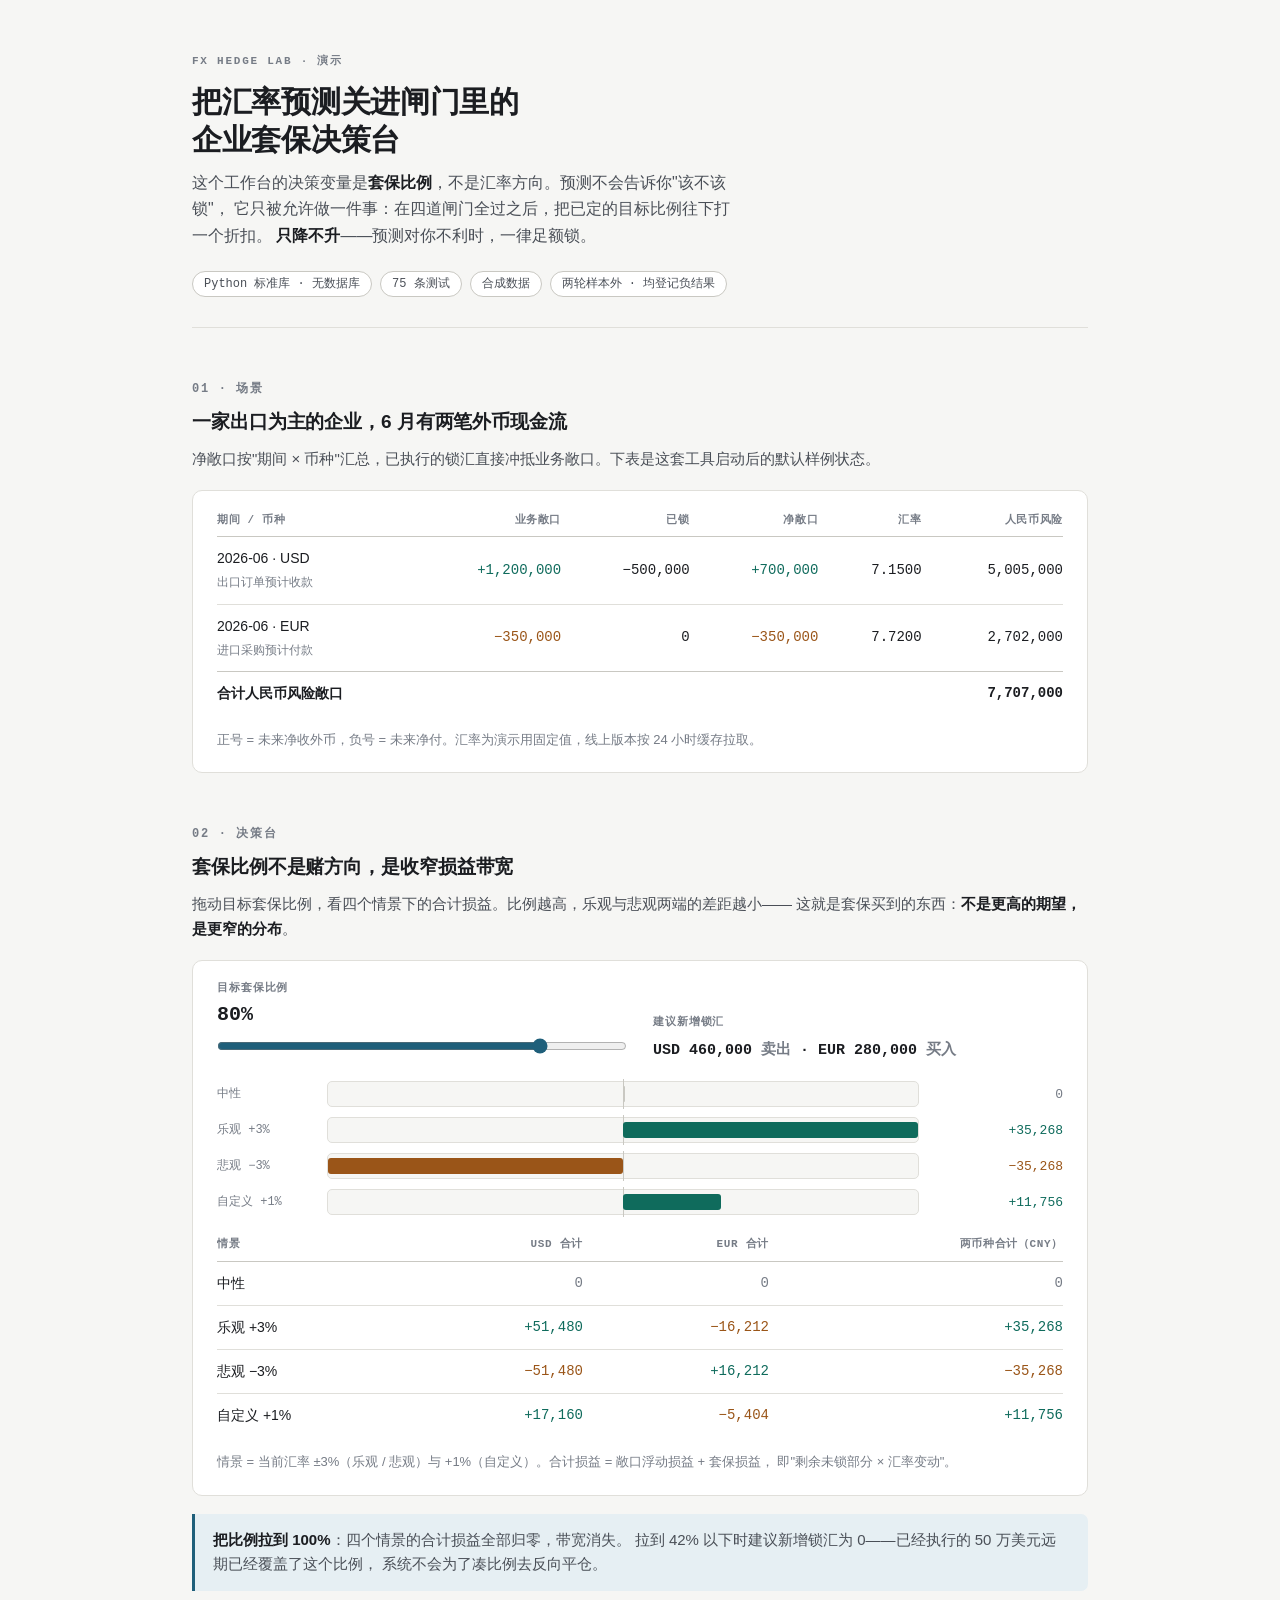
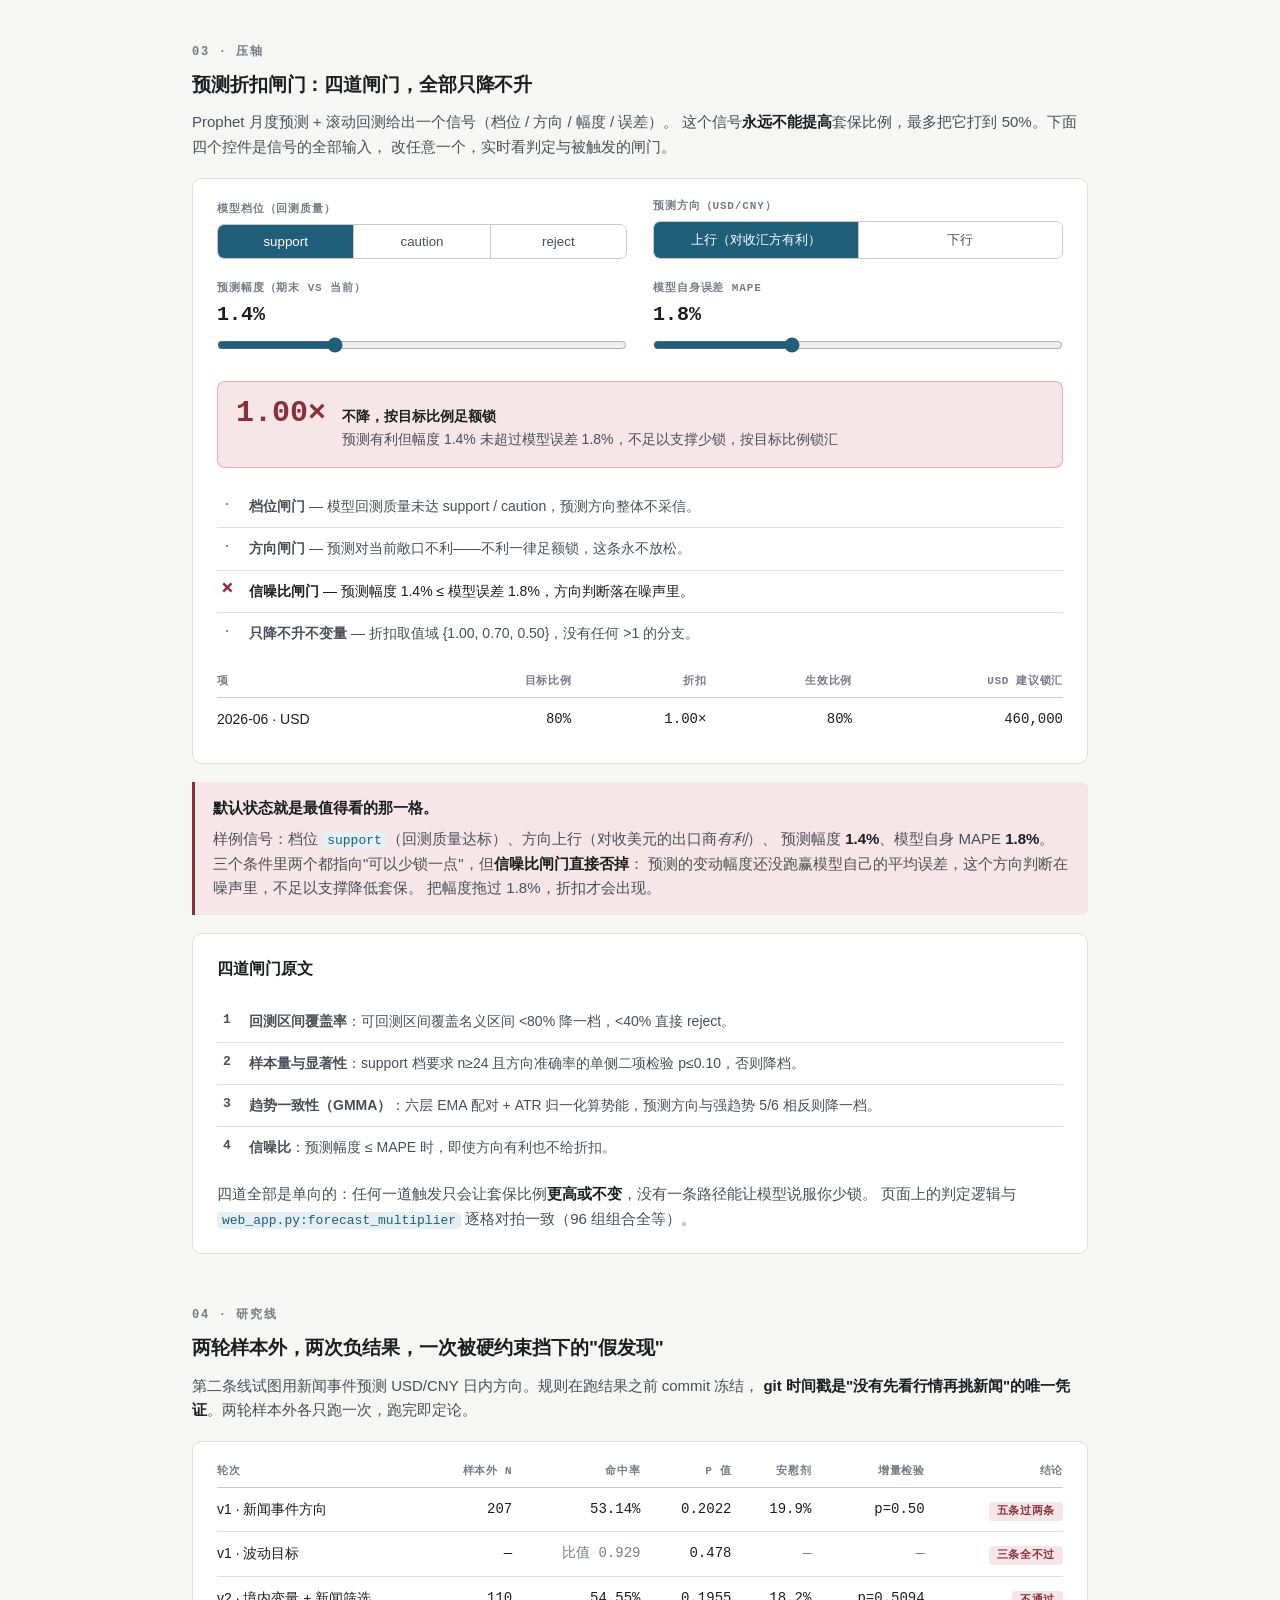
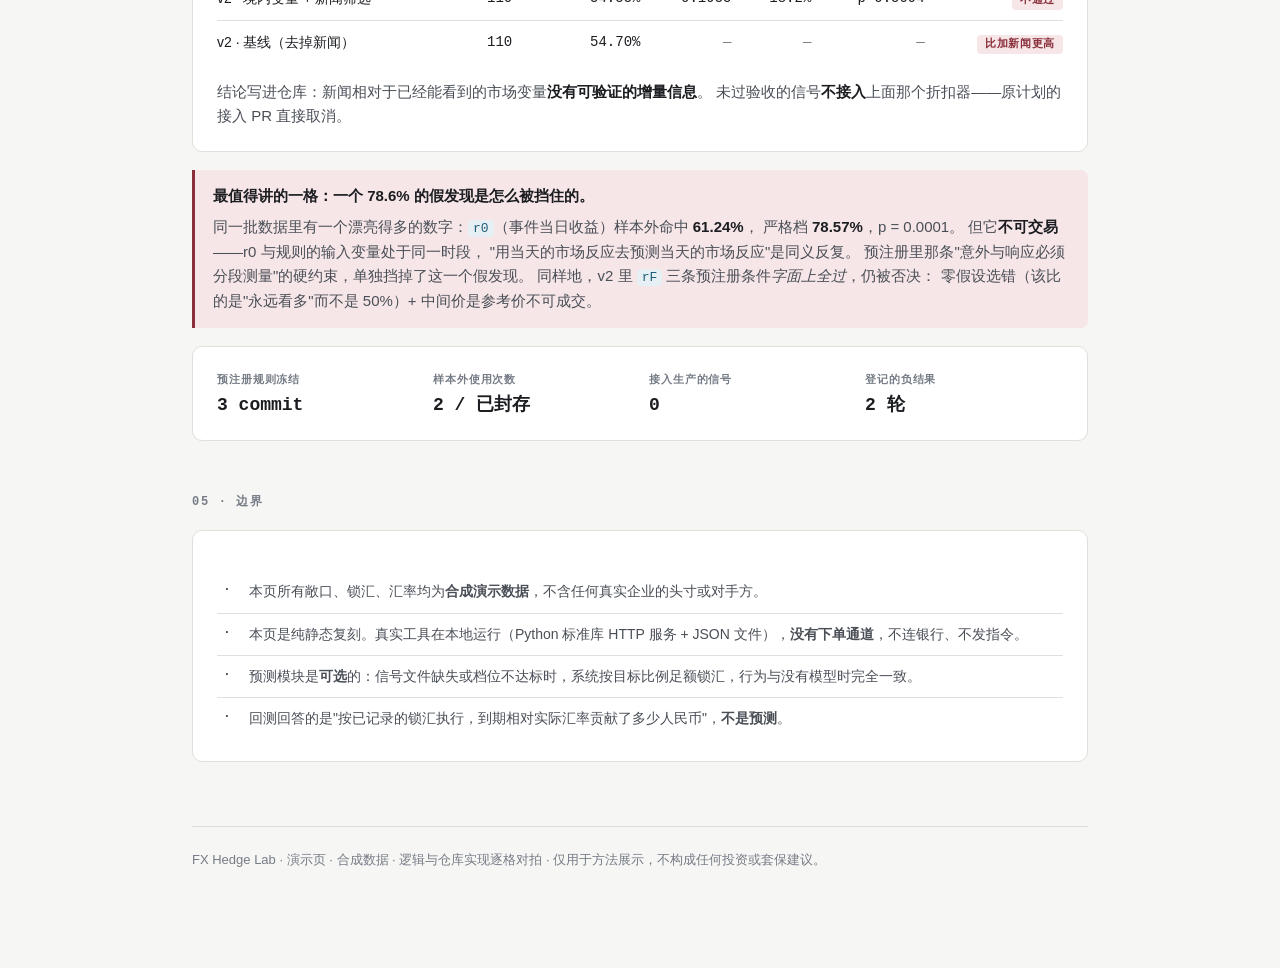
<file: demo/index.html>
<!doctype html>
<html lang="zh-CN">
<head>
<meta charset="utf-8" />
<meta name="viewport" content="width=device-width, initial-scale=1" />
<meta name="robots" content="noindex,nofollow,noarchive" />
<title>FX Hedge Lab · 套保决策台演示</title>
<style>
  :root {
    --bg: #f6f6f4;
    --panel: #ffffff;
    --ink: #1b1d21;
    --ink-2: #4a4f57;
    --ink-3: #767c86;
    --line: #e0dfda;
    --line-2: #c9c8c2;
    --accent: #1f5f7a;
    --accent-soft: #e6eff3;
    --good: #0f6b5c;
    --good-soft: #e2f0ec;
    --warn: #9a5518;
    --warn-soft: #f7ece1;
    --stop: #8a2f3a;
    --stop-soft: #f6e6e8;
    --mono: ui-monospace, "SF Mono", "Cascadia Mono", Menlo, Consolas, monospace;
  }
  @media (prefers-color-scheme: dark) {
    :root {
      --bg: #14161a;
      --panel: #1c1f24;
      --ink: #ecedef;
      --ink-2: #b6bac1;
      --ink-3: #838995;
      --line: #2c3037;
      --line-2: #3c414a;
      --accent: #7fc0dc;
      --accent-soft: #1b2c35;
      --good: #6fc9b4;
      --good-soft: #16302b;
      --warn: #e0a06a;
      --warn-soft: #33261a;
      --stop: #e88b96;
      --stop-soft: #331f22;
    }
  }
  * { box-sizing: border-box; }
  body {
    margin: 0;
    background: var(--bg);
    color: var(--ink);
    font: 15px/1.65 -apple-system, BlinkMacSystemFont, "Segoe UI", "PingFang SC",
      "Hiragino Sans GB", "Microsoft YaHei", sans-serif;
    -webkit-font-smoothing: antialiased;
  }
  .wrap { max-width: 940px; margin: 0 auto; padding: 0 22px 96px; }

  header.hero { padding: 56px 0 30px; border-bottom: 1px solid var(--line); }
  .eyebrow {
    font: 600 11px/1 var(--mono); letter-spacing: .16em; text-transform: uppercase;
    color: var(--ink-3); margin-bottom: 16px;
  }
  h1 { font-size: 30px; line-height: 1.25; margin: 0 0 12px; letter-spacing: -.01em; }
  .lede { font-size: 16px; color: var(--ink-2); margin: 0; max-width: 62ch; }
  .tags { display: flex; flex-wrap: wrap; gap: 8px; margin-top: 22px; }
  .tag {
    font: 500 12px/1 var(--mono); color: var(--ink-2); background: var(--panel);
    border: 1px solid var(--line-2); border-radius: 999px; padding: 6px 11px;
  }

  section { margin-top: 52px; }
  h2 {
    font-size: 12px; font-weight: 600; letter-spacing: .14em; text-transform: uppercase;
    color: var(--ink-3); margin: 0 0 6px; font-family: var(--mono);
  }
  h3 { font-size: 19px; margin: 0 0 10px; letter-spacing: -.005em; }
  p { margin: 0 0 12px; color: var(--ink-2); }
  p.tight { margin-bottom: 6px; }
  strong { color: var(--ink); font-weight: 600; }
  code {
    font: 500 13px/1.4 var(--mono); background: var(--accent-soft);
    color: var(--accent); padding: 1px 5px; border-radius: 4px;
  }

  .panel {
    background: var(--panel); border: 1px solid var(--line);
    border-radius: 10px; padding: 22px 24px; margin-top: 18px;
  }
  .panel + .panel { margin-top: 14px; }

  table { width: 100%; border-collapse: collapse; font-size: 14px; }
  .table-wrap { overflow-x: auto; -webkit-overflow-scrolling: touch; }
  th {
    text-align: right; font: 600 11px/1.3 var(--mono); letter-spacing: .06em;
    color: var(--ink-3); text-transform: uppercase; padding: 0 0 9px;
    border-bottom: 1px solid var(--line-2); white-space: nowrap;
  }
  th:first-child, td:first-child { text-align: left; }
  td {
    text-align: right; padding: 10px 0; border-bottom: 1px solid var(--line);
    font-variant-numeric: tabular-nums; white-space: nowrap;
  }
  th + th, td + td { padding-left: 18px; }
  tr:last-child td { border-bottom: 0; }
  tfoot td { font-weight: 600; color: var(--ink); border-top: 1px solid var(--line-2); }

  .num { font-family: var(--mono); }
  .pos { color: var(--good); }
  .neg { color: var(--warn); }
  .muted { color: var(--ink-3); }

  .controls { display: flex; flex-wrap: wrap; gap: 26px; align-items: flex-end; }
  .ctl { flex: 1 1 220px; min-width: 200px; }
  .ctl label {
    display: block; font: 600 11px/1 var(--mono); letter-spacing: .08em;
    text-transform: uppercase; color: var(--ink-3); margin-bottom: 9px;
  }
  .ctl output { font: 600 20px/1 var(--mono); color: var(--ink); }
  input[type="range"] { width: 100%; margin: 10px 0 0; accent-color: var(--accent); }
  .seg { display: flex; gap: 0; border: 1px solid var(--line-2); border-radius: 7px; overflow: hidden; }
  .seg button {
    flex: 1; border: 0; background: var(--panel); color: var(--ink-2);
    font: 500 13px/1 inherit; padding: 9px 6px; cursor: pointer;
    border-right: 1px solid var(--line-2);
  }
  .seg button:last-child { border-right: 0; }
  .seg button[aria-pressed="true"] { background: var(--accent); color: #fff; }

  .verdict {
    display: flex; gap: 16px; align-items: baseline; flex-wrap: wrap;
    border-radius: 8px; padding: 16px 18px; margin-top: 20px;
    border: 1px solid transparent;
  }
  .verdict.hold { background: var(--stop-soft); border-color: rgba(138,47,58,.28); }
  .verdict.cut  { background: var(--good-soft); border-color: rgba(15,107,92,.28); }
  .verdict .mult { font: 700 30px/1 var(--mono); }
  .verdict.hold .mult { color: var(--stop); }
  .verdict.cut  .mult { color: var(--good); }
  .verdict .why { flex: 1 1 320px; font-size: 14px; color: var(--ink-2); }
  .verdict .why b { color: var(--ink); }

  .gates { list-style: none; margin: 18px 0 0; padding: 0; }
  .gates li {
    display: flex; gap: 12px; align-items: flex-start; padding: 9px 0;
    border-top: 1px solid var(--line); font-size: 14px; color: var(--ink-2);
  }
  .gates li:first-child { border-top: 0; }
  .gates .mark {
    flex: 0 0 auto; width: 20px; text-align: center;
    font: 700 13px/1.5 var(--mono);
  }
  .gates .fired .mark { color: var(--stop); }
  .gates .pass .mark { color: var(--ink-3); }
  .gates .fired { color: var(--ink); }

  .band { margin-top: 20px; }
  .band-row { display: flex; align-items: center; gap: 14px; margin-bottom: 10px; }
  .band-label { flex: 0 0 96px; font: 500 12px/1 var(--mono); color: var(--ink-3); }
  .band-track {
    position: relative; flex: 1; height: 26px; background: var(--bg);
    border: 1px solid var(--line); border-radius: 5px;
  }
  .band-fill { position: absolute; top: 4px; bottom: 4px; border-radius: 3px; }
  .band-zero { position: absolute; top: -3px; bottom: -3px; width: 1px; background: var(--line-2); }
  .band-val { flex: 0 0 130px; text-align: right; font: 500 13px/1 var(--mono); }

  .callout {
    border-left: 3px solid var(--accent); background: var(--accent-soft);
    padding: 14px 18px; border-radius: 0 7px 7px 0; margin-top: 18px;
  }
  .callout p:last-child { margin-bottom: 0; }
  .callout.stop { border-left-color: var(--stop); background: var(--stop-soft); }

  .pill {
    display: inline-block; font: 600 11px/1 var(--mono); letter-spacing: .06em;
    padding: 4px 8px; border-radius: 4px; text-transform: uppercase;
  }
  .pill.fail { background: var(--stop-soft); color: var(--stop); }
  .pill.ok { background: var(--good-soft); color: var(--good); }

  .kv { display: grid; grid-template-columns: repeat(auto-fit, minmax(150px, 1fr)); gap: 18px; margin-top: 6px; }
  .kv div span { display: block; font: 600 11px/1 var(--mono); letter-spacing: .08em; text-transform: uppercase; color: var(--ink-3); margin-bottom: 7px; }
  .kv div b { font: 600 18px/1.2 var(--mono); }

  footer {
    margin-top: 64px; padding-top: 22px; border-top: 1px solid var(--line);
    font-size: 13px; color: var(--ink-3);
  }
  footer a { color: var(--accent); }
  @media (max-width: 620px) {
    h1 { font-size: 25px; }
    .wrap { padding: 0 16px 72px; }
    .panel { padding: 18px 16px; }
    .band-label { flex-basis: 68px; }
    .band-val { flex-basis: 104px; font-size: 12px; }
  }
</style>
</head>
<body>
<div class="wrap">

<header class="hero">
  <div class="eyebrow">FX Hedge Lab · 演示</div>
  <h1>把汇率预测关进闸门里的<br />企业套保决策台</h1>
  <p class="lede">
    这个工作台的决策变量是<strong>套保比例</strong>，不是汇率方向。预测不会告诉你"该不该锁"，
    它只被允许做一件事：在四道闸门全过之后，把已定的目标比例往下打一个折扣。
    <strong>只降不升</strong>——预测对你不利时，一律足额锁。
  </p>
  <div class="tags">
    <span class="tag">Python 标准库 · 无数据库</span>
    <span class="tag">75 条测试</span>
    <span class="tag">合成数据</span>
    <span class="tag">两轮样本外 · 均登记负结果</span>
  </div>
</header>

<section>
  <h2>01 · 场景</h2>
  <h3>一家出口为主的企业，6 月有两笔外币现金流</h3>
  <p>
    净敞口按"期间 × 币种"汇总，已执行的锁汇直接冲抵业务敞口。下表是这套工具启动后的默认样例状态。
  </p>
  <div class="panel">
    <div class="table-wrap">
      <table>
        <thead>
          <tr>
            <th>期间 / 币种</th><th>业务敞口</th><th>已锁</th><th>净敞口</th>
            <th>汇率</th><th>人民币风险</th>
          </tr>
        </thead>
        <tbody>
          <tr>
            <td>2026-06 · USD<br /><span class="muted" style="font-size:12px">出口订单预计收款</span></td>
            <td class="num pos">+1,200,000</td><td class="num">−500,000</td>
            <td class="num pos">+700,000</td><td class="num">7.1500</td>
            <td class="num">5,005,000</td>
          </tr>
          <tr>
            <td>2026-06 · EUR<br /><span class="muted" style="font-size:12px">进口采购预计付款</span></td>
            <td class="num neg">−350,000</td><td class="num">0</td>
            <td class="num neg">−350,000</td><td class="num">7.7200</td>
            <td class="num">2,702,000</td>
          </tr>
        </tbody>
        <tfoot>
          <tr><td>合计人民币风险敞口</td><td colspan="4"></td><td class="num">7,707,000</td></tr>
        </tfoot>
      </table>
    </div>
    <p class="muted" style="margin:14px 0 0;font-size:13px">
      正号 = 未来净收外币，负号 = 未来净付。汇率为演示用固定值，线上版本按 24 小时缓存拉取。
    </p>
  </div>
</section>

<section>
  <h2>02 · 决策台</h2>
  <h3>套保比例不是赌方向，是收窄损益带宽</h3>
  <p>
    拖动目标套保比例，看四个情景下的合计损益。比例越高，乐观与悲观两端的差距越小——
    这就是套保买到的东西：<strong>不是更高的期望，是更窄的分布</strong>。
  </p>

  <div class="panel">
    <div class="controls">
      <div class="ctl">
        <label for="ratio">目标套保比例</label>
        <output id="ratioOut">80%</output>
        <input id="ratio" type="range" min="0" max="1" step="0.05" value="0.8" />
      </div>
      <div class="ctl">
        <label>建议新增锁汇</label>
        <output id="recOut" style="font-size:15px"></output>
      </div>
    </div>

    <div class="band" id="band"></div>

    <div class="table-wrap" style="margin-top:22px">
      <table>
        <thead>
          <tr><th>情景</th><th>USD 合计</th><th>EUR 合计</th><th>两币种合计（CNY）</th></tr>
        </thead>
        <tbody id="scenarioRows"></tbody>
      </table>
    </div>
    <p class="muted" style="margin:14px 0 0;font-size:13px">
      情景 = 当前汇率 ±3%（乐观 / 悲观）与 +1%（自定义）。合计损益 = 敞口浮动损益 + 套保损益，
      即"剩余未锁部分 × 汇率变动"。
    </p>
  </div>

  <div class="callout">
    <p>
      <strong>把比例拉到 100%</strong>：四个情景的合计损益全部归零，带宽消失。
      拉到 42% 以下时建议新增锁汇为 0——已经执行的 50 万美元远期已经覆盖了这个比例，
      系统不会为了凑比例去反向平仓。
    </p>
  </div>
</section>

<section>
  <h2>03 · 压轴</h2>
  <h3>预测折扣闸门：四道闸门，全部只降不升</h3>
  <p>
    Prophet 月度预测 + 滚动回测给出一个信号（档位 / 方向 / 幅度 / 误差）。
    这个信号<strong>永远不能提高</strong>套保比例，最多把它打到 50%。下面四个控件是信号的全部输入，
    改任意一个，实时看判定与被触发的闸门。
  </p>

  <div class="panel">
    <div class="controls">
      <div class="ctl">
        <label>模型档位（回测质量）</label>
        <div class="seg" id="tierSeg">
          <button type="button" data-v="support">support</button>
          <button type="button" data-v="caution">caution</button>
          <button type="button" data-v="reject">reject</button>
        </div>
      </div>
      <div class="ctl">
        <label>预测方向（USD/CNY）</label>
        <div class="seg" id="dirSeg">
          <button type="button" data-v="up">上行（对收汇方有利）</button>
          <button type="button" data-v="down">下行</button>
        </div>
      </div>
    </div>

    <div class="controls" style="margin-top:24px">
      <div class="ctl">
        <label for="move">预测幅度（期末 vs 当前）</label>
        <output id="moveOut">1.4%</output>
        <input id="move" type="range" min="0" max="0.05" step="0.001" value="0.0139" />
      </div>
      <div class="ctl">
        <label for="mape">模型自身误差 MAPE</label>
        <output id="mapeOut">1.8%</output>
        <input id="mape" type="range" min="0.002" max="0.05" step="0.001" value="0.018" />
      </div>
    </div>

    <div class="verdict" id="verdict">
      <div class="mult" id="multOut">1.00×</div>
      <div class="why" id="whyOut"></div>
    </div>

    <ul class="gates" id="gateList"></ul>

    <div class="table-wrap" style="margin-top:20px">
      <table>
        <thead><tr><th>项</th><th>目标比例</th><th>折扣</th><th>生效比例</th><th>USD 建议锁汇</th></tr></thead>
        <tbody>
          <tr>
            <td>2026-06 · USD</td>
            <td class="num" id="tgtCell">80%</td>
            <td class="num" id="multCell">1.00×</td>
            <td class="num" id="effCell">80%</td>
            <td class="num" id="amtCell">460,000</td>
          </tr>
        </tbody>
      </table>
    </div>
  </div>

  <div class="callout stop">
    <p class="tight"><strong>默认状态就是最值得看的那一格。</strong></p>
    <p>
      样例信号：档位 <code>support</code>（回测质量达标）、方向上行（对收美元的出口商<em>有利</em>）、
      预测幅度 <strong>1.4%</strong>、模型自身 MAPE <strong>1.8%</strong>。
      三个条件里两个都指向"可以少锁一点"，但<strong>信噪比闸门直接否掉</strong>：
      预测的变动幅度还没跑赢模型自己的平均误差，这个方向判断在噪声里，不足以支撑降低套保。
      把幅度拖过 1.8%，折扣才会出现。
    </p>
  </div>

  <div class="panel">
    <h3 style="font-size:16px">四道闸门原文</h3>
    <ul class="gates">
      <li><span class="mark">1</span><span><b>回测区间覆盖率</b>：可回测区间覆盖名义区间 &lt;80% 降一档，&lt;40% 直接 reject。</span></li>
      <li><span class="mark">2</span><span><b>样本量与显著性</b>：support 档要求 n≥24 且方向准确率的单侧二项检验 p≤0.10，否则降档。</span></li>
      <li><span class="mark">3</span><span><b>趋势一致性（GMMA）</b>：六层 EMA 配对 + ATR 归一化算势能，预测方向与强趋势 5/6 相反则降一档。</span></li>
      <li><span class="mark">4</span><span><b>信噪比</b>：预测幅度 ≤ MAPE 时，即使方向有利也不给折扣。</span></li>
    </ul>
    <p style="margin:14px 0 0">
      四道全部是单向的：任何一道触发只会让套保比例<strong>更高或不变</strong>，没有一条路径能让模型说服你少锁。
      页面上的判定逻辑与 <code>web_app.py:forecast_multiplier</code> 逐格对拍一致（96 组组合全等）。
    </p>
  </div>
</section>

<section>
  <h2>04 · 研究线</h2>
  <h3>两轮样本外，两次负结果，一次被硬约束挡下的"假发现"</h3>
  <p>
    第二条线试图用新闻事件预测 USD/CNY 日内方向。规则在跑结果之前 commit 冻结，
    <strong>git 时间戳是"没有先看行情再挑新闻"的唯一凭证</strong>。两轮样本外各只跑一次，跑完即定论。
  </p>

  <div class="panel">
    <div class="table-wrap">
      <table>
        <thead><tr><th>轮次</th><th>样本外 n</th><th>命中率</th><th>p 值</th><th>安慰剂</th><th>增量检验</th><th>结论</th></tr></thead>
        <tbody>
          <tr>
            <td>v1 · 新闻事件方向</td><td class="num">207</td><td class="num">53.14%</td>
            <td class="num">0.2022</td><td class="num">19.9%</td><td class="num">p=0.50</td>
            <td><span class="pill fail">五条过两条</span></td>
          </tr>
          <tr>
            <td>v1 · 波动目标</td><td class="num">—</td><td class="num muted">比值 0.929</td>
            <td class="num">0.478</td><td class="num muted">—</td><td class="num muted">—</td>
            <td><span class="pill fail">三条全不过</span></td>
          </tr>
          <tr>
            <td>v2 · 境内变量 + 新闻筛选</td><td class="num">110</td><td class="num">54.55%</td>
            <td class="num">0.1955</td><td class="num">18.2%</td><td class="num">p=0.5094</td>
            <td><span class="pill fail">不通过</span></td>
          </tr>
          <tr>
            <td>v2 · 基线（去掉新闻）</td><td class="num">110</td><td class="num">54.70%</td>
            <td class="num muted">—</td><td class="num muted">—</td><td class="num muted">—</td>
            <td><span class="pill fail">比加新闻更高</span></td>
          </tr>
        </tbody>
      </table>
    </div>
    <p style="margin:16px 0 0">
      结论写进仓库：新闻相对于已经能看到的市场变量<strong>没有可验证的增量信息</strong>。
      未过验收的信号<strong>不接入</strong>上面那个折扣器——原计划的接入 PR 直接取消。
    </p>
  </div>

  <div class="callout stop">
    <p class="tight"><strong>最值得讲的一格：一个 78.6% 的假发现是怎么被挡住的。</strong></p>
    <p>
      同一批数据里有一个漂亮得多的数字：<code>r0</code>（事件当日收益）样本外命中 <strong>61.24%</strong>，
      严格档 <strong>78.57%</strong>，p = 0.0001。
      但它<strong>不可交易</strong>——r0 与规则的输入变量处于同一时段，
      "用当天的市场反应去预测当天的市场反应"是同义反复。
      预注册里那条"意外与响应必须分段测量"的硬约束，单独挡掉了这一个假发现。
      同样地，v2 里 <code>rF</code> 三条预注册条件<em>字面上全过</em>，仍被否决：
      零假设选错（该比的是"永远看多"而不是 50%）+ 中间价是参考价不可成交。
    </p>
  </div>

  <div class="panel">
    <div class="kv">
      <div><span>预注册规则冻结</span><b>3 commit</b></div>
      <div><span>样本外使用次数</span><b>2 / 已封存</b></div>
      <div><span>接入生产的信号</span><b>0</b></div>
      <div><span>登记的负结果</span><b>2 轮</b></div>
    </div>
  </div>
</section>

<section>
  <h2>05 · 边界</h2>
  <div class="panel">
    <ul class="gates">
      <li><span class="mark pass">·</span><span>本页所有敞口、锁汇、汇率均为<b>合成演示数据</b>，不含任何真实企业的头寸或对手方。</span></li>
      <li><span class="mark pass">·</span><span>本页是纯静态复刻。真实工具在本地运行（Python 标准库 HTTP 服务 + JSON 文件），<b>没有下单通道</b>，不连银行、不发指令。</span></li>
      <li><span class="mark pass">·</span><span>预测模块是<b>可选</b>的：信号文件缺失或档位不达标时，系统按目标比例足额锁汇，行为与没有模型时完全一致。</span></li>
      <li><span class="mark pass">·</span><span>回测回答的是"按已记录的锁汇执行，到期相对实际汇率贡献了多少人民币"，<b>不是预测</b>。</span></li>
    </ul>
  </div>
</section>

<footer>
  FX Hedge Lab · 演示页 · 合成数据 ·
  逻辑与仓库实现逐格对拍 · <span class="muted">仅用于方法展示，不构成任何投资或套保建议。</span>
</footer>

</div>

<script>
(function () {
  "use strict";

  var RATE = { USD: 7.15, EUR: 7.72 };
  var USD = { gross: 1200000, locked: -500000, net: 700000, action: "sell_foreign" };
  var EUR = { gross: -350000, locked: 0, net: -350000, action: "buy_foreign" };
  var SHIFTS = [
    ["中性", 0], ["乐观 +3%", 0.03], ["悲观 −3%", -0.03], ["自定义 +1%", 0.01]
  ];

  // ---- gate:begin ---- 与 web_app.py:forecast_multiplier 逐行对应，改动必须两侧同步
  function forecastMultiplier(signal, net) {
    if (!signal) return [1.0, null];
    var tier = signal.tier, direction = signal.direction;
    var unfavorable = net > 0 ? direction === "down" : direction === "up";
    if (tier !== "support" && tier !== "caution") {
      return [1.0, "模型质量不达标，忽略预测方向，按目标比例锁汇"];
    }
    if (unfavorable) {
      if (tier === "support") return [1.0, "模型质量达标，预测对你不利，按目标比例锁汇"];
      return [1.0, "模型质量一般，预测不利，按目标比例锁汇"];
    }
    var move = signal.move, mape = signal.mape;
    if (move !== null && move !== undefined && mape !== null && mape !== undefined && move <= mape) {
      return [1.0, "预测有利但幅度 " + pct1(move) + " 未超过模型误差 " + pct1(mape) +
        "，不足以支撑少锁，按目标比例锁汇"];
    }
    if (tier === "support") return [0.5, "模型质量达标，预测对你有利，降到目标比例的 50%"];
    return [0.7, "模型质量一般，预测有利，降到目标比例的 70%"];
  }
  // ---- gate:end ----

  function pct1(x) { return (x * 100).toFixed(1) + "%"; }
  function pct0(x) { return Math.round(x * 100) + "%"; }
  function pctTrim(x) { return (x * 100).toFixed(1).replace(/\.0$/, "") + "%"; }
  function money(x) {
    var s = Math.abs(x) >= 1000 ? Math.round(x) : Math.round(x * 100) / 100;
    return s.toLocaleString("en-US");
  }
  function signed(x) { return (x > 0 ? "+" : x < 0 ? "−" : "") + money(Math.abs(x)); }
  function cls(x) { return x > 0.5 ? "pos" : x < -0.5 ? "neg" : "muted"; }

  function recommended(leg, ratio, mult) {
    var cover = Math.abs(leg.gross) * ratio * mult;
    return Math.max(0, cover - Math.abs(leg.locked));
  }
  function legTotal(leg, rate, shift, rec) {
    var d = rate * shift;
    var exposurePnl = leg.net * d;
    var hedgePnl = (leg.action === "sell_foreign" ? -rec : rec) * d;
    return exposurePnl + hedgePnl;
  }

  var ratioEl = document.getElementById("ratio");
  var ratioOut = document.getElementById("ratioOut");
  var recOut = document.getElementById("recOut");
  var rowsEl = document.getElementById("scenarioRows");
  var bandEl = document.getElementById("band");

  function renderDeck() {
    var ratio = parseFloat(ratioEl.value);
    ratioOut.textContent = pct0(ratio);
    // 决策台不叠加预测折扣，只看比例本身的效果
    var recU = recommended(USD, ratio, 1), recE = recommended(EUR, ratio, 1);
    recOut.innerHTML = "USD " + money(recU) + " <span class='muted'>卖出</span> · EUR " +
      money(recE) + " <span class='muted'>买入</span>";

    var totals = [];
    rowsEl.innerHTML = SHIFTS.map(function (s) {
      var u = legTotal(USD, RATE.USD, s[1], recU);
      var e = legTotal(EUR, RATE.EUR, s[1], recE);
      totals.push([s[0], u + e]);
      return "<tr><td>" + s[0] + "</td>" +
        "<td class='num " + cls(u) + "'>" + signed(u) + "</td>" +
        "<td class='num " + cls(e) + "'>" + signed(e) + "</td>" +
        "<td class='num " + cls(u + e) + "'>" + signed(u + e) + "</td></tr>";
    }).join("");

    var span = 0;
    totals.forEach(function (t) { span = Math.max(span, Math.abs(t[1])); });
    span = Math.max(span, 1);
    bandEl.innerHTML = totals.map(function (t) {
      var w = Math.abs(t[1]) / span * 50;
      var left = t[1] >= 0 ? 50 : 50 - w;
      var color = t[1] > 0.5 ? "var(--good)" : t[1] < -0.5 ? "var(--warn)" : "var(--line-2)";
      return "<div class='band-row'><div class='band-label'>" + t[0] + "</div>" +
        "<div class='band-track'><div class='band-zero' style='left:50%'></div>" +
        "<div class='band-fill' style='left:" + left + "%;width:" + Math.max(w, 0.3) + "%;background:" + color + "'></div></div>" +
        "<div class='band-val " + cls(t[1]) + "'>" + signed(t[1]) + "</div></div>";
    }).join("");
  }

  var state = { tier: "support", direction: "up", move: 0.0139, mape: 0.018 };
  var moveEl = document.getElementById("move");
  var mapeEl = document.getElementById("mape");

  function seg(id, key) {
    var box = document.getElementById(id);
    box.addEventListener("click", function (ev) {
      var btn = ev.target.closest("button[data-v]");
      if (!btn) return;
      state[key] = btn.dataset.v;
      renderGate();
    });
    return box;
  }
  var tierSeg = seg("tierSeg", "tier");
  var dirSeg = seg("dirSeg", "direction");

  function paintSeg(box, val) {
    Array.prototype.forEach.call(box.querySelectorAll("button"), function (b) {
      b.setAttribute("aria-pressed", String(b.dataset.v === val));
    });
  }

  function renderGate() {
    state.move = parseFloat(moveEl.value);
    state.mape = parseFloat(mapeEl.value);
    document.getElementById("moveOut").textContent = pct1(state.move);
    document.getElementById("mapeOut").textContent = pct1(state.mape);
    paintSeg(tierSeg, state.tier);
    paintSeg(dirSeg, state.direction);

    var res = forecastMultiplier(state, USD.net);
    var mult = res[0], why = res[1];
    var ratio = parseFloat(ratioEl.value);
    var eff = ratio * mult;
    var amt = recommended(USD, ratio, mult);

    var v = document.getElementById("verdict");
    v.className = "verdict " + (mult < 1 ? "cut" : "hold");
    document.getElementById("multOut").textContent = mult.toFixed(2) + "×";
    document.getElementById("whyOut").innerHTML =
      "<b>" + (mult < 1 ? "允许降低套保" : "不降，按目标比例足额锁") + "</b><br />" + why;

    document.getElementById("tgtCell").textContent = pct0(ratio);
    document.getElementById("multCell").textContent = mult.toFixed(2) + "×";
    document.getElementById("effCell").textContent = pctTrim(eff);
    document.getElementById("amtCell").textContent = money(amt);

    var unfavorable = USD.net > 0 ? state.direction === "down" : state.direction === "up";
    var qualityFired = state.tier !== "support" && state.tier !== "caution";
    var snrFired = !qualityFired && !unfavorable && state.move <= state.mape;
    var gates = [
      [qualityFired, "档位闸门", "模型回测质量未达 support / caution，预测方向整体不采信。"],
      [!qualityFired && unfavorable, "方向闸门", "预测对当前敞口不利——不利一律足额锁，这条永不放松。"],
      [snrFired, "信噪比闸门", "预测幅度 " + pct1(state.move) + " ≤ 模型误差 " + pct1(state.mape) +
        "，方向判断落在噪声里。"],
      [false, "只降不升不变量", "折扣取值域 {1.00, 0.70, 0.50}，没有任何 >1 的分支。"]
    ];
    document.getElementById("gateList").innerHTML = gates.map(function (g) {
      return "<li class='" + (g[0] ? "fired" : "pass") + "'><span class='mark'>" +
        (g[0] ? "✕" : "·") + "</span><span><b>" + g[1] + "</b> — " + g[2] + "</span></li>";
    }).join("");
  }

  ratioEl.addEventListener("input", function () { renderDeck(); renderGate(); });
  moveEl.addEventListener("input", renderGate);
  mapeEl.addEventListener("input", renderGate);
  renderDeck();
  renderGate();
})();
</script>
</body>
</html>
</file>
